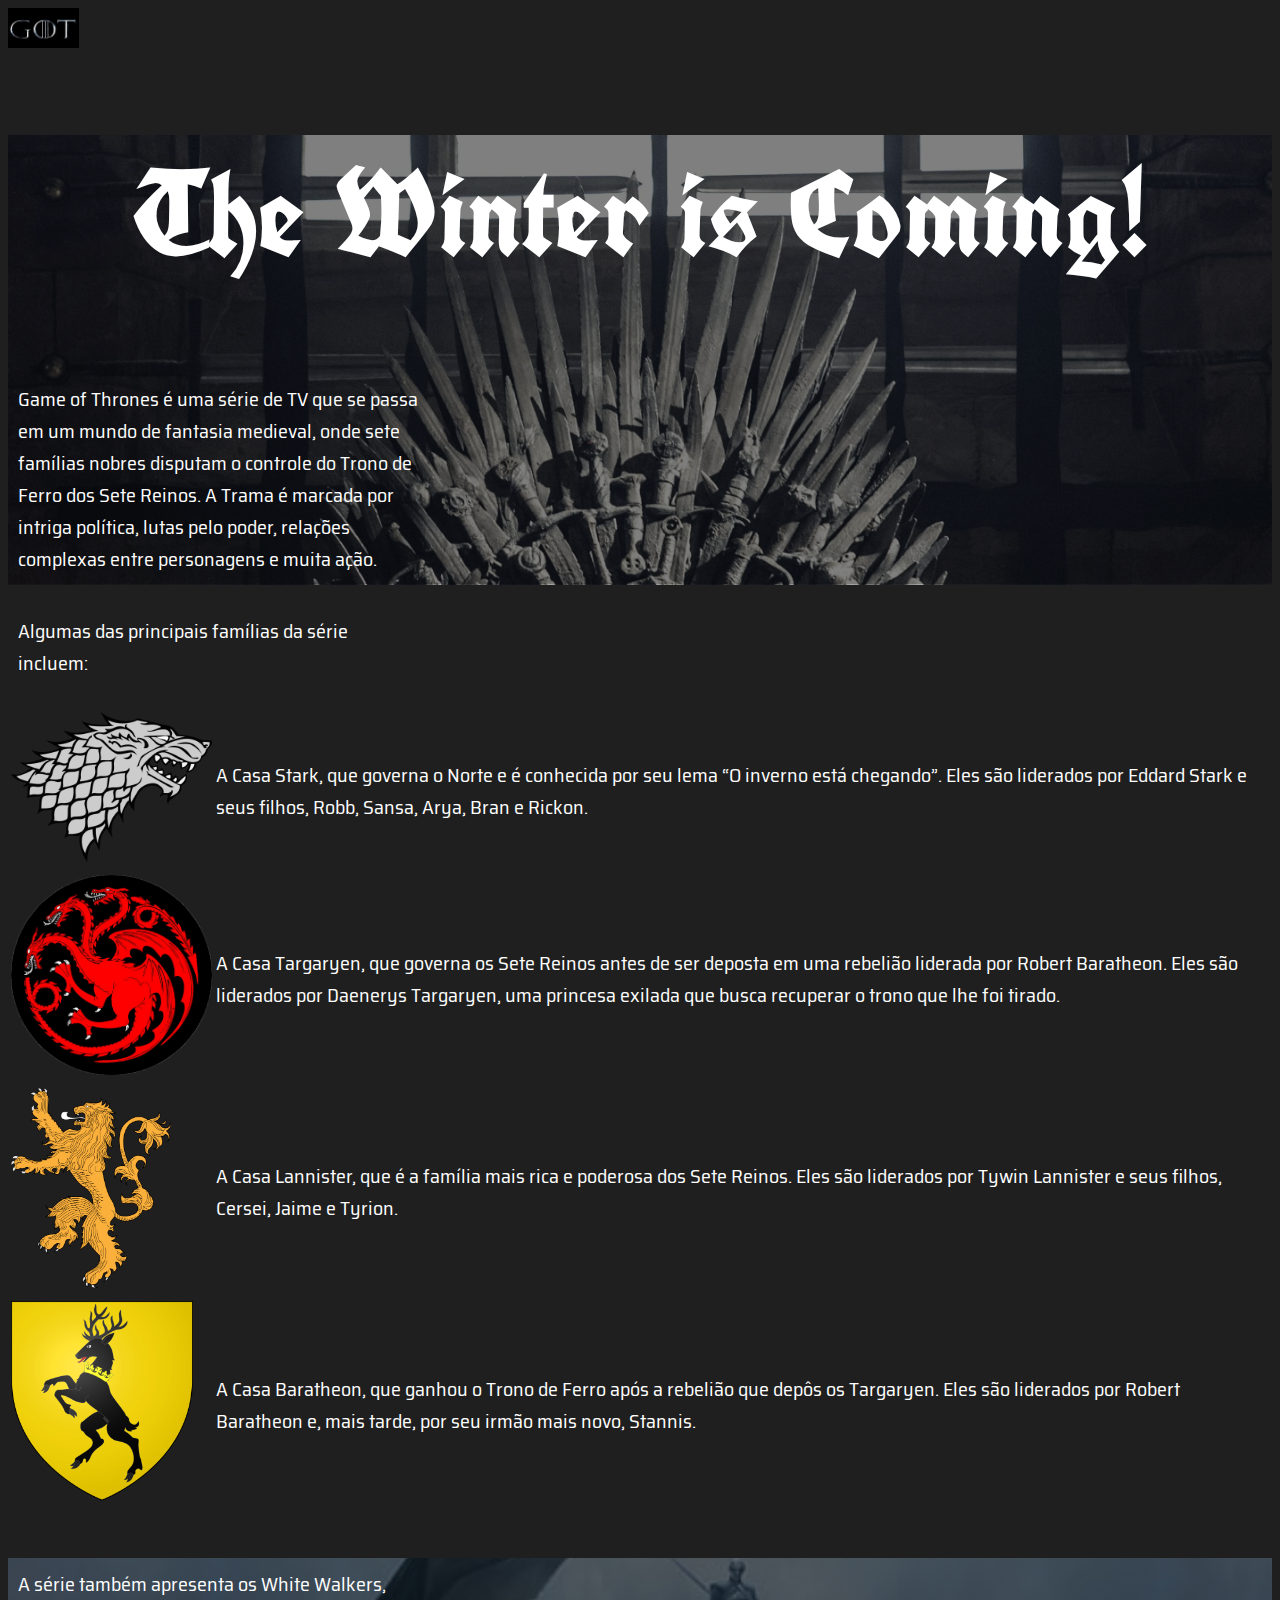
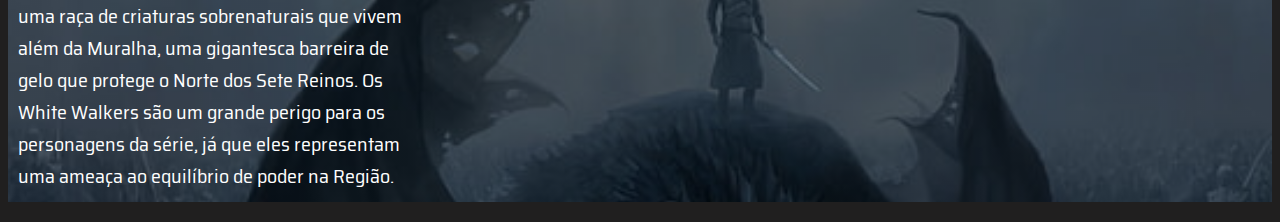
<file: index.html>
<!DOCTYPE html>
<html lang="en">

<head>
    <meta charset="UTF-8">
    <meta http-equiv="X-UA-Compatible" content="IE=edge">
    <meta name="viewport" content="width=device-width, initial-scale=1.0">
    <meta name="keywords" content="Game of Thrones, GOT, Stark, Targaryen, Lannister, Baratheon">
    <meta name="description" content="Game of Thrones é uma série de TV que se passa em um mundo de fantasia medieval,
        onde sete famílias nobres disputam o controle do Trono de Ferro dos Sete Reinos.">
    <link rel="shortcut icon" href="imagens/logoGOT.jpg">
    <link rel="stylesheet" href="index.css" />
    <link rel="preconnect" href="https://fonts.googleapis.com">
    <link rel="preconnect" href="https://fonts.gstatic.com" crossorigin>
    <link
        href="https://fonts.googleapis.com/css2?family=Saira+Semi+Condensed:wght@700&family=UnifrakturCook:wght@700&display=swap"
        rel="stylesheet">
    <title>Game Of Thrones</title>
    <!--https://marcostier.github.io/Atividade-Projeto-Final/-->
</head>

<body>
    <header id="simboloGOT">
            <img src="imagens/logoGOT.jpg" height="40">
        </header>
        <main id="apresentacao">
            <h1 id="mainTitle">The Winter is Coming!</h1>
            <p align="left" id="introText">Game of Thrones é uma série de TV que se passa em um mundo de fantasia medieval, onde sete
                famílias nobres disputam o controle do Trono de Ferro dos Sete Reinos.            
                A Trama é marcada por intriga política, lutas pelo poder, relações complexas entre personagens e muita
                ação.</p>
        </main>

        <nav>
            <p>Algumas das principais famílias da série incluem:</p>
            <table id="casas">
                <tr>
                    <td><a href="casaStark.html"><img src="imagens/logoStark.png"
                                alt="simbolo da Casa Stark, a cabeça de um lobo cinza" height="150"></a></td>
                    <td><span>A Casa Stark, que governa o Norte e é conhecida por seu lema “O inverno está chegando”.
                            Eles são liderados
                            por
                            Eddard Stark e seus filhos, Robb, Sansa, Arya, Bran e Rickon.</span></td>
                </tr>
                <tr>
                    <td><a href="casatargaryen.html"><img src="imagens/logoTargaryen.png"
                                alt="simbolo da Casa Targaryen, um dragão de várias cabeças" height="200"></a></td>
                    <td><span>A Casa
                            Targaryen, que governa os Sete Reinos antes de ser deposta em uma rebelião liderada por
                            Robert
                            Baratheon. Eles são liderados por Daenerys Targaryen, uma princesa exilada que busca
                            recuperar o
                            trono que lhe foi tirado.</span></td>
                </tr>
                <tr>
                    <td><a href="casaLannister.html"><img src="imagens/logoLannister.png"
                                alt="simbolo da Casa Lannister, um leão dourado" height="200"></a></td>
                    <td><span>A Casa
                            Lannister, que é a família mais rica e poderosa dos Sete Reinos. Eles são liderados por
                            Tywin
                            Lannister e seus filhos, Cersei, Jaime e Tyrion.</span></td>
                </tr>
                <tr>
                    <td><a href="casaBaratheon.html"><img src="imagens/logoBaratheon.webp"
                                alt="simbolo da Casa Baratheon, um veado em um escudo amarelo" height="200"></a></td>
                    <td><span>A Casa
                            Baratheon, que ganhou o Trono de Ferro após a rebelião que depôs os Targaryen. Eles são
                            liderados por Robert Baratheon e, mais tarde, por seu irmão mais novo, Stannis.</span></td>
                </tr>
            </table>

        </nav>
        <br>
        <section id="infoWW">
            <span><p>A série também apresenta os White Walkers, uma raça de criaturas sobrenaturais que vivem além da
                Muralha, uma gigantesca barreira de gelo que protege o Norte dos Sete Reinos. Os White Walkers são um
                grande perigo para os personagens da série, já que eles representam uma ameaça ao equilíbrio de poder na
                Região.</p></span>
        </section>
</body>

</html>
</file>
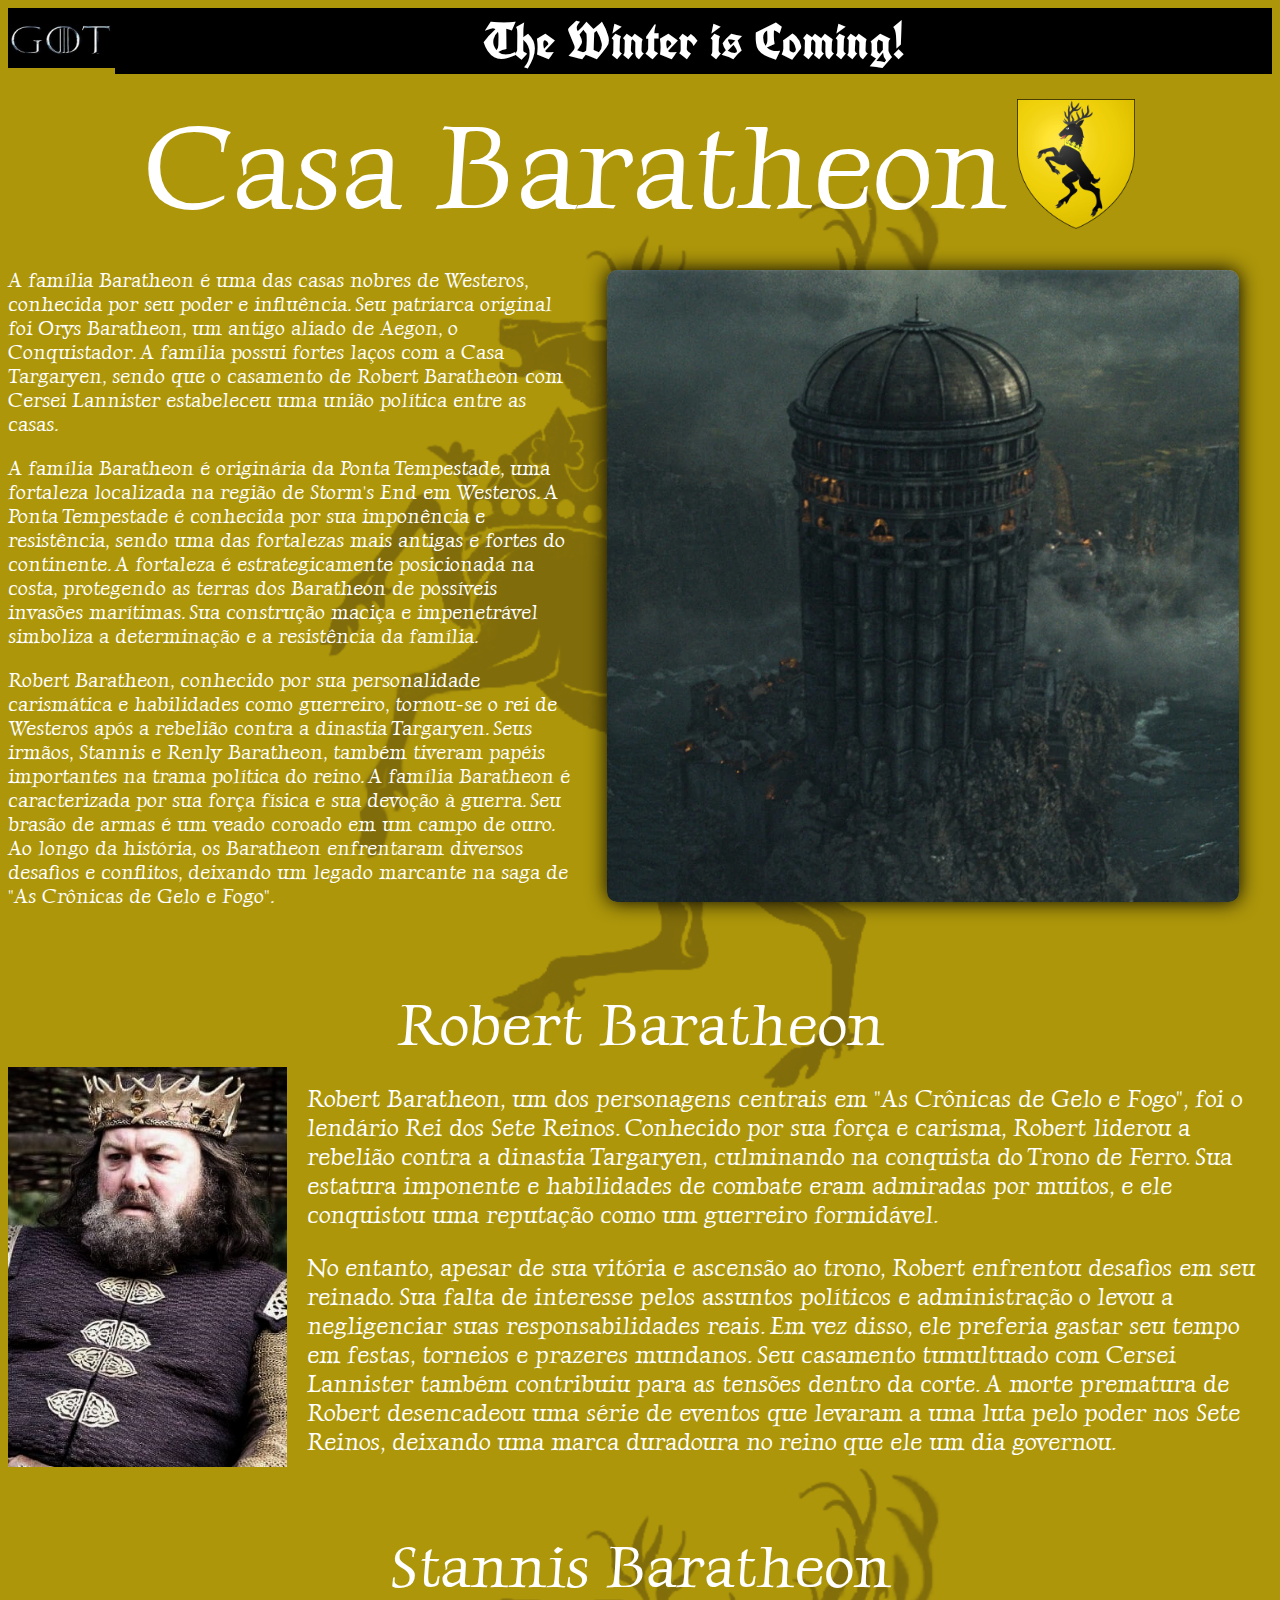
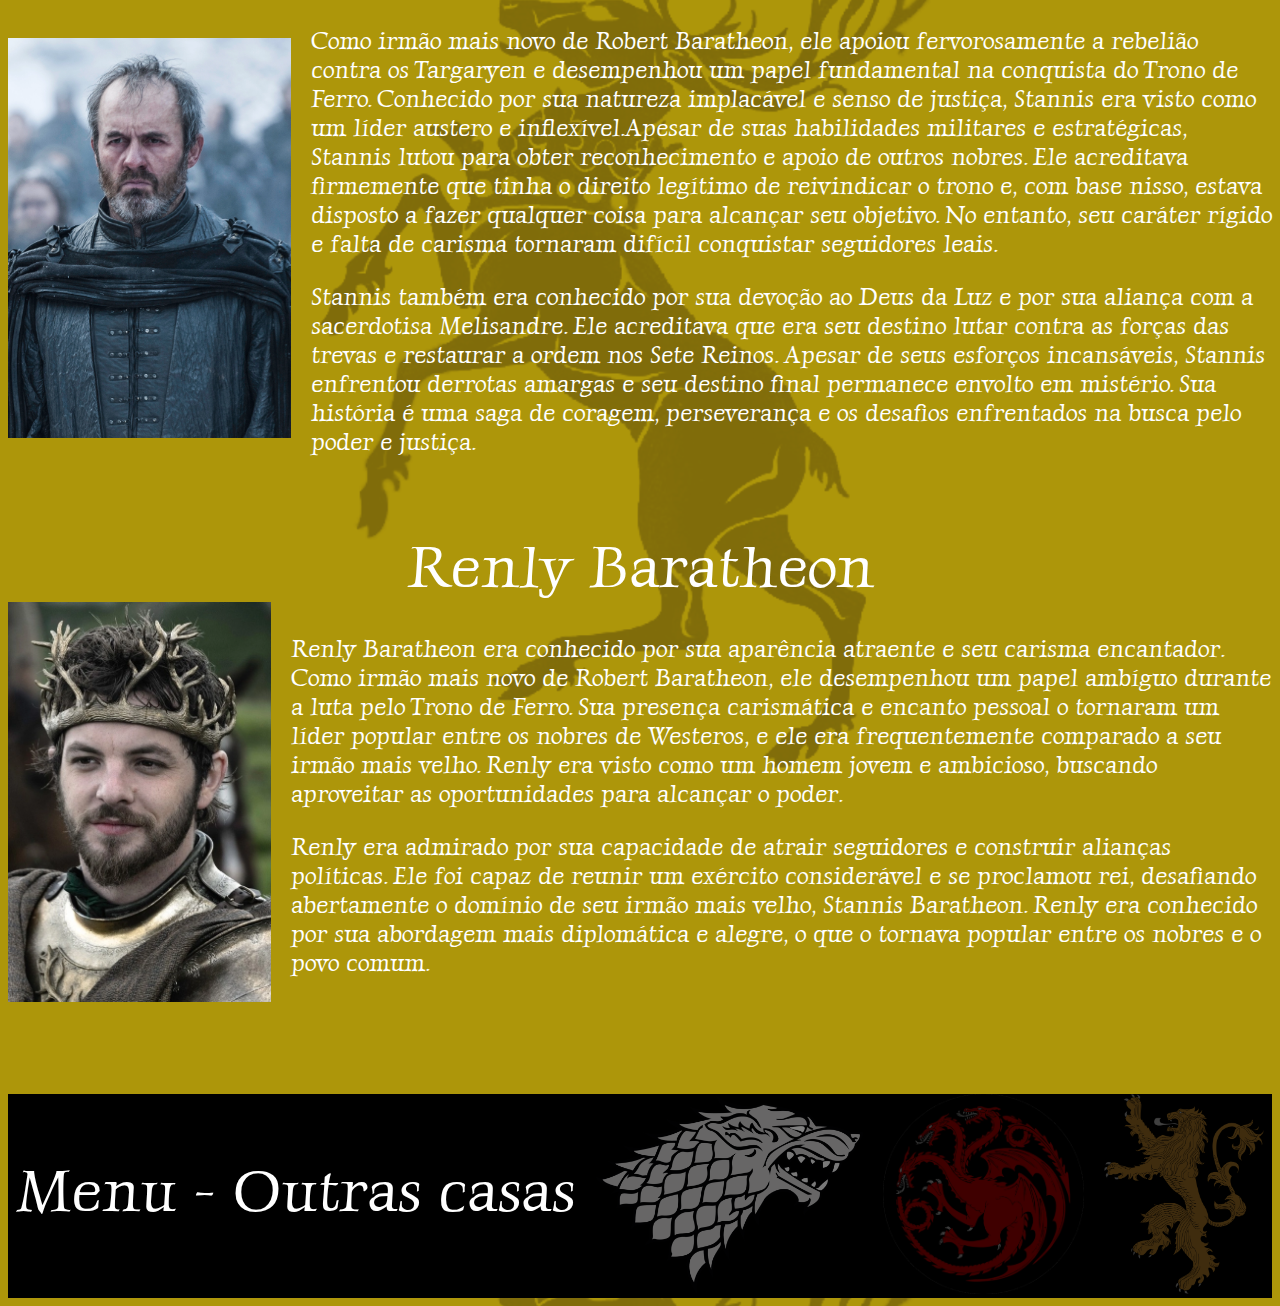
<file: casaBaratheongrid.html>
<!DOCTYPE html>
<html lang="en">

<head>
    <meta charset="UTF-8">
    <meta http-equiv="X-UA-Compatible" content="IE=edge">
    <meta name="viewport" content="width=device-width, initial-scale=1.0">
    <meta name="keywords" content="Game of Thrones, GOT, Baratheon">
<meta name="description" content="A Casa Baratheon, que ganhou o Trono de Ferro após a rebelião que depôs os Targaryen. Eles são liderados por Robert Baratheon e, mais tarde, por seu irmão mais novo, Stannis.">
<link rel="shortcut icon" href="imagens/logoGOT.jpg">
    <link rel="stylesheet" href="casaBaratheongrid.css">
    <link rel="preconnect" href="https://fonts.googleapis.com">
    <link rel="preconnect" href="https://fonts.gstatic.com" crossorigin>
    <link
        href="https://fonts.googleapis.com/css2?family=Luxurious+Roman&family=Saira+Semi+Condensed:wght@700&family=UnifrakturCook:wght@700&display=swap"
        rel="stylesheet">
    <title>Game Of Thrones - Casa Baratheon</title>
</head>

<body>

    <header>
        <div id="homeButton">
            <a href="index.html"> <img src="imagens/logoGOT.jpg" height="60px" alt="home"></a>

        </div>
        <div class="GOTslogan">The Winter is Coming!</div>
    </header>

    <section>
        <div id="titulo">
            <div id="mainTitle">Casa Baratheon</div>
            <div id="brasao"><img src="imagens/logoBaratheon.webp"
                    alt="Brasão da Casa Baratheon, fundo amarelo com Veado" height="130"></div>
        </div>
    </section>

    <main>

        <article id="apresentacao">
            <div id="openText">
                <p>
                    A família Baratheon é uma das casas nobres de Westeros, conhecida por seu poder e influência. Seu
                    patriarca original foi Orys Baratheon, um antigo aliado de Aegon, o Conquistador. A família possui
                    fortes laços com a Casa Targaryen, sendo que o casamento de Robert Baratheon com Cersei Lannister
                    estabeleceu uma união política entre as casas.
                </p>
                <p>
                    A família Baratheon é originária da Ponta Tempestade, uma fortaleza localizada na região de Storm's
                    End em Westeros. A Ponta Tempestade é conhecida por sua imponência e resistência, sendo uma das
                    fortalezas mais antigas e fortes do continente. A fortaleza é estrategicamente posicionada na costa,
                    protegendo as terras dos Baratheon de possíveis
                    invasões marítimas. Sua construção maciça e impenetrável simboliza a determinação e a resistência da
                    família.
                </p>
                <p>
                    Robert Baratheon, conhecido por sua personalidade carismática e habilidades como guerreiro,
                    tornou-se o rei de Westeros após a rebelião contra a dinastia Targaryen. Seus irmãos, Stannis e
                    Renly Baratheon, também tiveram papéis importantes na trama política do reino.
                    A família Baratheon é caracterizada por sua força física e sua devoção à guerra. Seu brasão de armas
                    é um veado coroado em um campo de ouro. Ao longo da história, os Baratheon enfrentaram diversos
                    desafios e conflitos, deixando um legado marcante na saga de "As Crônicas de Gelo e Fogo".
                </p>
            </div>
            <div id="imgPonta"><img src=" imagens/pontaTempestade.webp" alt="Ponta tempestade"></div>
        </article>

        <section>
            <div class="nome">
                Robert Baratheon
            </div>
            <div class="fotoBio">
                <div>
                    <img src="imagens/robertBaratheon.jpg" height="400px">
                </div>
                <div class="bio">
                    <p>Robert Baratheon, um dos personagens centrais em "As Crônicas de Gelo e Fogo", foi o lendário Rei
                        dos Sete Reinos. Conhecido por sua força e carisma, Robert liderou a rebelião contra a dinastia
                        Targaryen, culminando na conquista do Trono de Ferro. Sua estatura imponente e habilidades de
                        combate eram admiradas por muitos, e ele conquistou uma reputação como um guerreiro formidável.
                    </p>
                    <p> No entanto, apesar de sua vitória e ascensão ao trono, Robert enfrentou desafios em seu reinado.
                        Sua falta de interesse pelos assuntos políticos e administração o levou a negligenciar suas
                        responsabilidades reais. Em vez disso, ele preferia gastar seu tempo em festas, torneios e
                        prazeres mundanos. Seu casamento tumultuado com Cersei Lannister também contribuiu para as
                        tensões dentro da corte. A morte prematura de Robert desencadeou uma série de eventos que
                        levaram a uma luta pelo poder nos Sete Reinos, deixando uma marca duradoura no reino que ele um
                        dia governou.
                    </p>
                </div>
            </div>
            <div class="nome">
                Stannis Baratheon
            </div>
            <div class="fotoBio">
                <div class="fotoBaratheon">
                    <img src="imagens/stannisBaratheon.webp" height="400px">
                </div>
                <div class="bio">
                    <p>Como irmão mais novo de Robert Baratheon, ele apoiou fervorosamente a rebelião contra os
                        Targaryen e desempenhou um papel fundamental na conquista do Trono de Ferro. Conhecido por sua
                        natureza implacável e senso de justiça, Stannis era visto como um líder austero e
                        inflexível.Apesar de suas habilidades militares e estratégicas, Stannis lutou para obter
                        reconhecimento e apoio de outros nobres. Ele acreditava firmemente que tinha o direito legítimo
                        de reivindicar o trono e, com base nisso, estava disposto a fazer qualquer coisa para alcançar
                        seu objetivo. No entanto, seu caráter rígido e falta de carisma tornaram difícil conquistar
                        seguidores leais.
                    </p>
                    <p> Stannis também era conhecido por sua devoção ao Deus da Luz e por sua aliança com a sacerdotisa
                        Melisandre. Ele acreditava que era seu destino lutar contra as forças das trevas e restaurar a
                        ordem nos Sete Reinos. Apesar de seus esforços incansáveis, Stannis enfrentou derrotas amargas e
                        seu destino final permanece envolto em mistério. Sua história é uma saga de coragem,
                        perseverança e os desafios enfrentados na busca pelo poder e justiça.
                    </p>
                </div>
            </div>
            <div class="nome">
                Renly Baratheon
            </div>
            <div class="fotoBio">
                <div class="fotoBaratheon">
                    <img src="imagens/renlyBaratheon.webp" height="400px">
                </div>
                <div class="bio">
                    <p>Renly Baratheon era conhecido por
                        sua aparência atraente e seu carisma encantador. Como irmão mais novo de Robert Baratheon, ele
                        desempenhou um papel ambíguo durante a luta pelo Trono de Ferro. Sua presença carismática e
                        encanto pessoal o tornaram um líder popular entre os nobres de Westeros, e ele era
                        frequentemente comparado a seu irmão mais velho.
                        Renly era visto como um homem
                        jovem e ambicioso, buscando aproveitar as oportunidades para alcançar o poder.</p>
                    <p> Renly era admirado por sua capacidade de atrair seguidores e construir alianças políticas. Ele
                        foi capaz de reunir um exército considerável e se proclamou rei, desafiando abertamente o
                        domínio de seu irmão mais velho, Stannis Baratheon. Renly era conhecido por sua abordagem mais
                        diplomática e alegre, o que o tornava popular entre os nobres e o povo comum.
                    </p>
                </div>
            </div>
        </section>

    </main>

    <nav>
        <style>
            .highlight {
                opacity: 1;
            }

            .fade {
                opacity: 0.5;
            }
        </style>
        <br>
        <br>
        <div id="menu">
            <div>
                <p id="textoMenu">Menu - Outras casas</p>
            </div>
            <div><a href="casaStark.html"><img src="imagens/logoStark.png" class="highlight"
                        onmouseover="mudarTexto('Stark')" height="200px"></a></div>
            <div><a href="casatargaryen.html"><img src="imagens/logoTargaryen.png" class="fade"
                        onmouseover="mudarTexto('Targaryen')" height="200px"></a></div>
            <div><a href="casaLannister.html"><img src="imagens/logoLannister.png" class="fade"
                        onmouseover="mudarTexto('Lannister')" height="200px"></a></div>
        </div>

        <script>
            function mudarTexto(texto) {
                document.getElementById("textoMenu").innerHTML = texto;

                var imagens = document.getElementsByTagName("img");
                for (var i = 0; i < imagens.length; i++) {
                    if (imagens[i].classList.contains("highlight")) {
                        imagens[i].classList.remove("highlight");
                        imagens[i].classList.add("fade");
                    }
                    if (imagens[i].src === event.target.src) {
                        imagens[i].classList.remove("fade");
                        imagens[i].classList.add("highlight");
                    }
                }
            }
        </script>
    </nav>
</body>

</html>
</file>
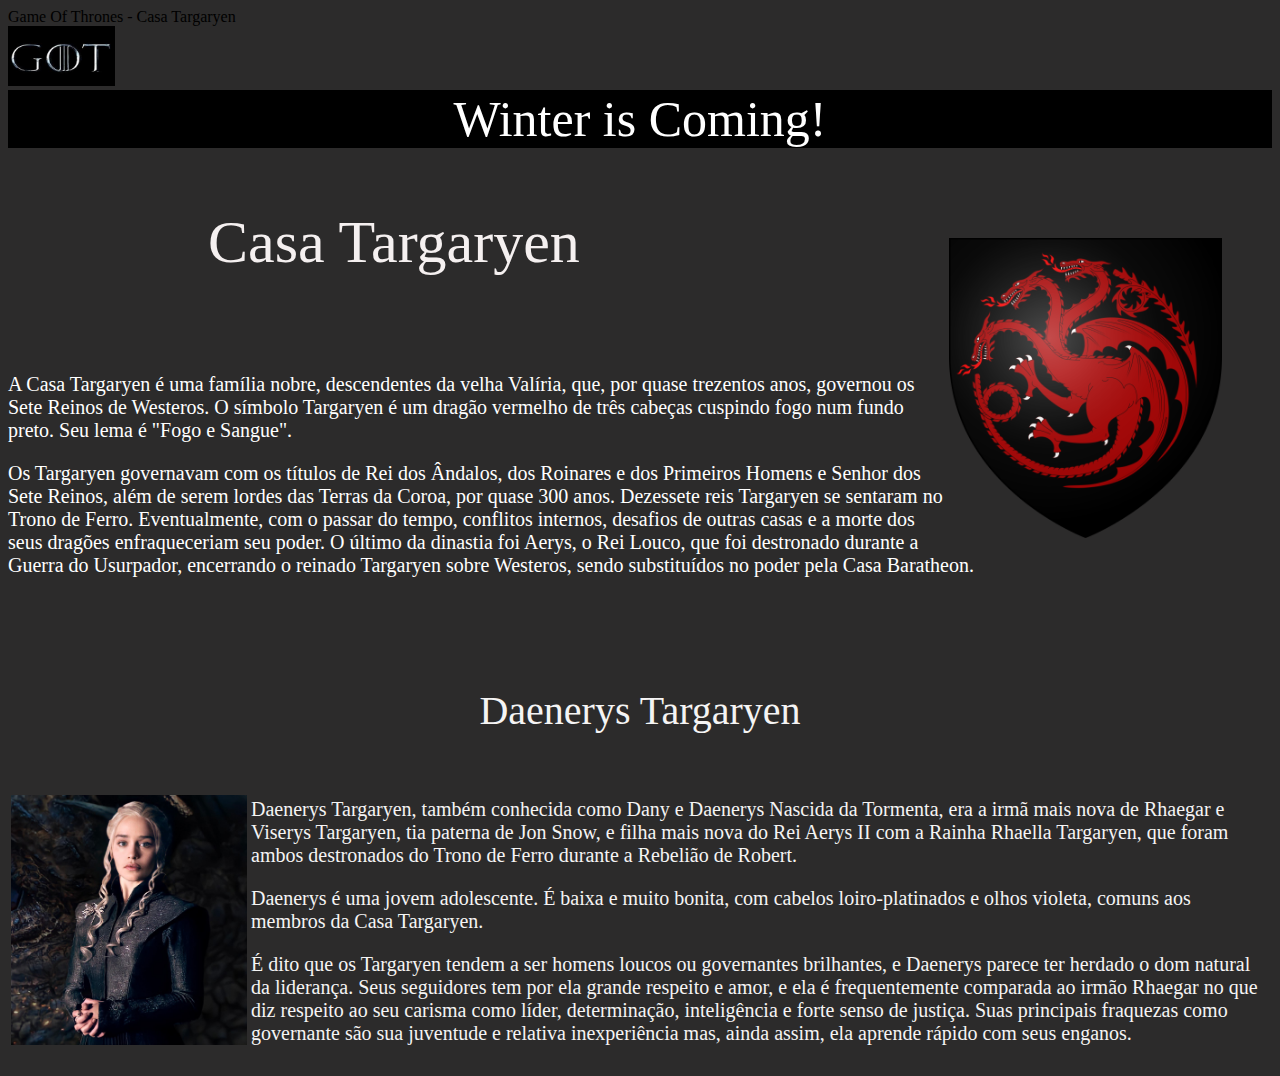
<file: casaLannister.html>
<!DOCTYPE html>
<html lang="en">
<head>
    <meta charset="UTF-8">
    <meta http-equiv="X-UA-Compatible" content="IE=edge">
    <meta name="viewport" content="width=device-width, initial-scale=1.0">
    <link rel="shortcut icon" href="images/logoGOT.jpg">
    <link rel="stylesheet" href="casatargaryen.css"/>
    <link rel=""    
    <title>Game Of Thrones - Casa Targaryen</title>
</head>
<body>
    <header>
        <div class="linha">
            <a href="casatargaryen.html">
                <img src="imagens/logoGOT.jpg" height="60" alt="home">
            </a>
            <p>Winter is Coming!</p>
        </div>
  </header>
  <section>
    <div id="titulo">
        <img src="imagens/standartetargaryen.jpg" alt="Casa Targaryen Brasão" height="300">
        <p>Casa Targaryen</p>
</div>
  </section>
  <br>
  <br>
  <main>

    <article id="apresentacao">
        
        </style>
        <p>
            A Casa Targaryen é uma família nobre, descendentes da velha Valíria, que, por quase trezentos anos, governou os Sete Reinos de Westeros. O símbolo Targaryen é um dragão vermelho de três cabeças cuspindo fogo num fundo preto. Seu lema é "Fogo e Sangue".
        </p>
        <p>
            Os Targaryen governavam com os títulos de Rei dos Ândalos, dos Roinares e dos Primeiros Homens e Senhor dos Sete Reinos, além de serem lordes das Terras da Coroa, por quase 300 anos. Dezessete reis Targaryen se sentaram no Trono de Ferro. Eventualmente, com o passar do tempo, conflitos internos, desafios de outras casas e a morte dos seus dragões enfraqueceriam seu poder. O último da dinastia foi Aerys, o Rei Louco, que foi destronado durante a Guerra do Usurpador, encerrando o reinado Targaryen sobre Westeros, sendo substituídos no poder pela Casa Baratheon.
        </p>
    </article>
    <section>
        <table>
            <tr>
                <td colspan="2" style="text-align:center;" class="nome">
                    <p><br>Daenerys Targaryen</p>
                </td>
            </tr>
            <tr>
                <td><img src="imagens/daenerys.jpg" height="250pxx"></td>
                <td class="bio">
                    <p>Daenerys Targaryen, também conhecida como Dany e Daenerys Nascida da Tormenta, era a irmã mais nova de Rhaegar e Viserys Targaryen, tia paterna de Jon Snow, e filha mais nova do Rei Aerys II com a Rainha Rhaella Targaryen, que foram ambos destronados do Trono de Ferro durante a Rebelião de Robert.</p>
                    <p>Daenerys é uma jovem adolescente. É baixa e muito bonita, com cabelos loiro-platinados e olhos violeta, comuns aos membros da Casa Targaryen.</p>
                    <p>É dito que os Targaryen tendem a ser homens loucos ou governantes brilhantes, e Daenerys parece ter herdado o dom natural da liderança. Seus seguidores tem por ela grande respeito e amor, e ela é frequentemente comparada ao irmão Rhaegar no que diz respeito ao seu carisma como líder, determinação, inteligência e forte senso de justiça. Suas principais fraquezas como governante são sua juventude e relativa inexperiência mas, ainda assim, ela aprende rápido com seus enganos.</p>
                </td>
  </main>
</body>
</html>
</file>
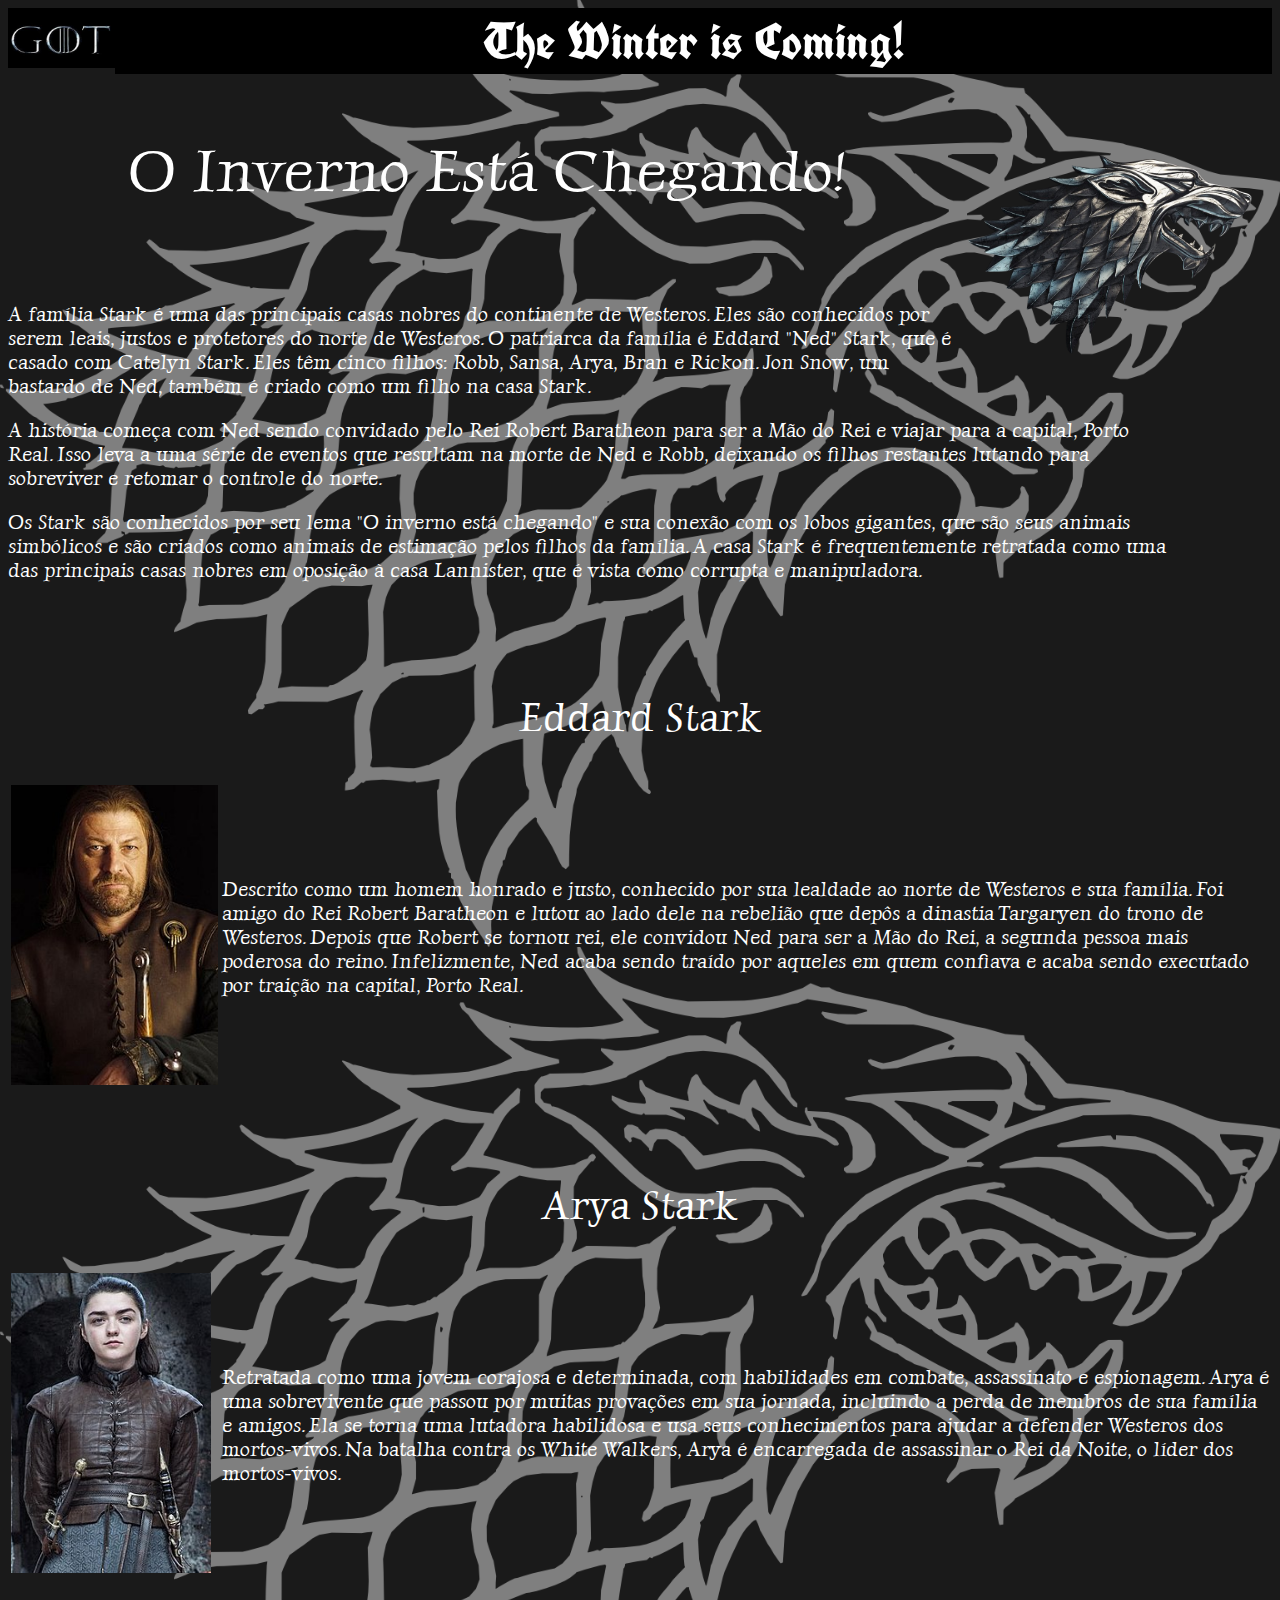
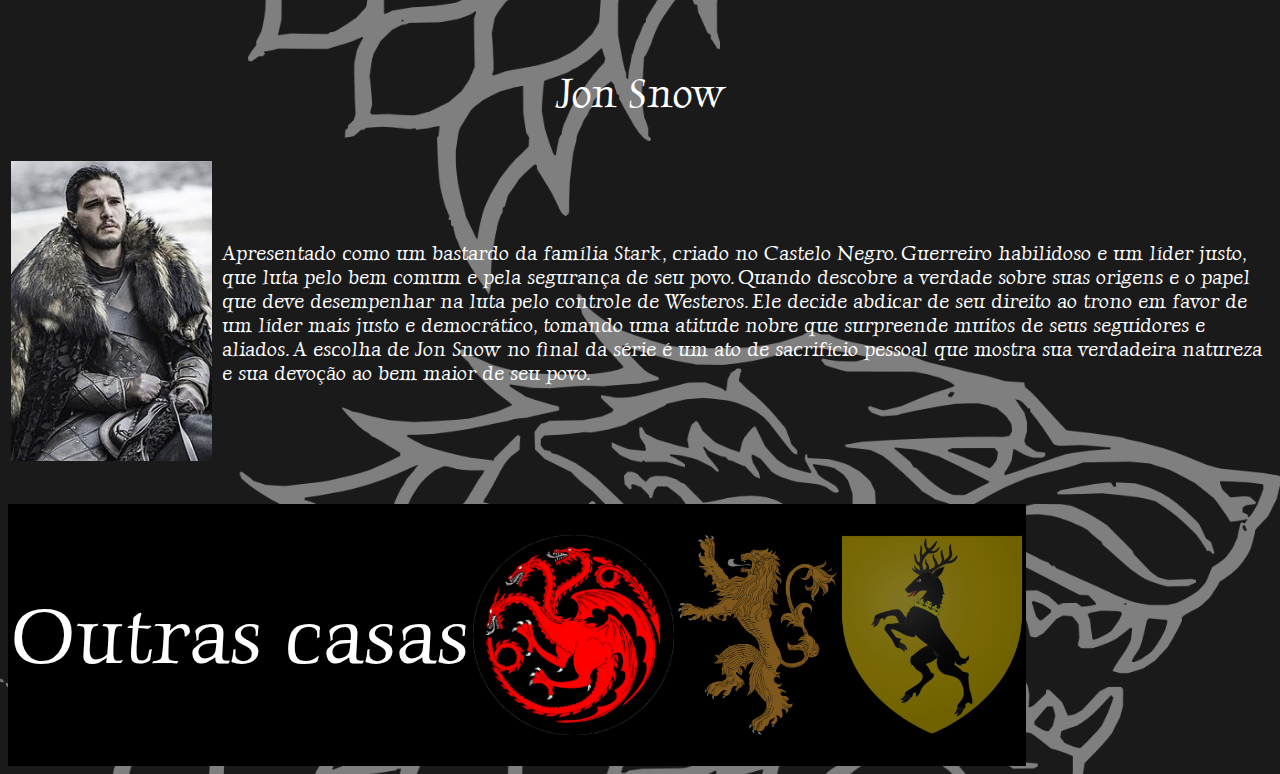
<file: casaStark.html>
<!DOCTYPE html>
<html lang="en">
<head>
<meta charset="UTF-8">
<meta http-equiv="X-UA-Compatible" content="IE=edge">
<meta name="viewport" content="width=device-width, initial-scale=1.0">
<meta name="keywords" content="Game of Thrones, GOT, Stark">
<meta name="description" content="A Casa Stark,A família Stark é uma das principais casas nobres do continente de Westeros. Eles são conhecidos por serem leais, justos e protetores do norte de Westeros.">
<link rel="shortcut icon" href="imagens/logoGOT.jpg">
<link rel="stylesheet" href="casaStark.css"/>
<link rel="preconnect" href="https://fonts.googleapis.com">
<link rel="preconnect" href="https://fonts.gstatic.com" crossorigin>
<link
    href="https://fonts.googleapis.com/css2?family=Luxurious+Roman&family=Saira+Semi+Condensed:wght@700&family=UnifrakturCook:wght@700&display=swap"
    rel="stylesheet">
<title>Game Of Thrones - Casa Stark</title>

</head>

<body>
    <header>
        <div class="linha">
            <a href="index.html">
                <img src="imagens/logoGOT.jpg" height="60" alt="home">
            </a>
            <p>The Winter is Coming!</p>
        </div>
    </header>

    <section>
        <div id="titulo">
            <img src="imagens/ironWolf.png" alt="Brasão da Casa Stark, Giant Wolf" height="200">
            <p>O Inverno Está Chegando!</p>
        </div>
    </section>

    <br>
    <br>

    <main>

        <article id="apresentacao">
            <p>
                A família Stark é uma das principais casas nobres do continente de Westeros. 
                Eles são conhecidos por serem leais, justos e protetores do norte de Westeros.
                O patriarca da família é Eddard "Ned" Stark, que é casado com Catelyn Stark. 
                Eles têm cinco filhos: Robb, Sansa, Arya, Bran e Rickon. Jon Snow, um bastardo de Ned, 
                também é criado como um filho na casa Stark.
                
            </p>
            <p>
                A história começa com Ned sendo convidado pelo Rei Robert Baratheon para ser a Mão do Rei e viajar para a capital,
                 Porto Real. Isso leva a uma série de eventos que resultam na morte de Ned e Robb,
                  deixando os filhos restantes lutando para sobreviver e retomar o controle do norte.
            </p>
            <p>
                Os Stark são conhecidos por seu lema "O inverno está chegando" e sua conexão com os lobos gigantes,
                 que são seus animais simbólicos e são criados como animais de estimação pelos filhos da família.
                  A casa Stark é frequentemente retratada como uma das principais casas nobres em oposição à casa Lannister,
                   que é vista como corrupta e manipuladora. 
            </p>

        </article>

        <section>
            <table>
                <tr>
                    <td colspan="2" style="text-align:center;" class="nome">
                        <p><br>Eddard Stark</p>
                    </td>
                </tr>
                <tr>
                    <td><img src="imagens/nedstark.jpg" height="300px"></td>
                    <td class="bio">
                        <p>Descrito como um homem honrado e justo, conhecido por sua lealdade ao norte de Westeros e sua família.
                            Foi amigo do Rei Robert Baratheon e lutou ao lado dele na rebelião que depôs a dinastia Targaryen do trono de Westeros. Depois que Robert se tornou rei, ele convidou Ned para ser a Mão do Rei, a segunda pessoa mais poderosa do reino.
                            Infelizmente, Ned acaba sendo traído por aqueles em quem confiava e acaba sendo executado por traição na capital, Porto Real. </p>
                        
                    </td>
                </tr>
                <tr>
                    <td colspan="2" style="text-align:center;" class="nome">
                        <p><br>Arya Stark</p>
                    </td>
                </tr>
                <tr>
                    <td><img src="imagens/aryastark.jpg" height="300px"></td>
                    <td class="bio">
                        <p>
                            Retratada como uma jovem corajosa e determinada, com habilidades em combate, assassinato e espionagem.
                            Arya é uma sobrevivente que passou por muitas provações em sua jornada, incluindo a perda de membros de sua família e amigos. 
                            Ela se torna uma lutadora habilidosa e usa seus conhecimentos para ajudar a defender Westeros dos mortos-vivos.
                            Na batalha contra os White Walkers, Arya é encarregada de assassinar o Rei da Noite, o líder dos mortos-vivos.
                        </p>
                          
                    </td>
                </tr>
                <tr>
                    <td colspan="2" style="text-align:center;" class="nome">
                        <p><br>Jon Snow</p>
                    </td>
                </tr>
                <tr>
                    <td><img src="imagens/jonsnow.jpg" height="300px"></td>
                    <td class="bio">
                        <p>
                            Apresentado como um bastardo da família Stark, criado no Castelo Negro.
                            Guerreiro habilidoso e um líder justo, que luta pelo bem comum e pela segurança de seu povo. Quando descobre a verdade sobre suas origens e o papel que deve desempenhar na luta pelo controle de Westeros. Ele decide abdicar de seu direito ao trono em favor de um líder mais justo e democrático, tomando uma atitude nobre que surpreende muitos de seus seguidores e aliados.
                            A escolha de Jon Snow no final da série é um ato de sacrifício pessoal que mostra sua verdadeira natureza e sua devoção ao bem maior de seu povo.
                        </p>
                        
                    </td>
                </tr>
            </table>
        </section>

    </main>

    <nav>
	<style>
		.highlight {
			opacity: 1;
		}
		.fade {
			opacity: 0.5;
		}
	</style>
<br>
<br>
	<table id="menu">
        <td><p id="textoMenu">Outras casas</p></td>
        <td><a href="index.html"><img src="imagens/logoTargaryen.png" class="highlight" onmouseover="mudarTexto('Targaryen')" height="200px"></a></td>
		<td><img src="imagens/logoLannister.png" class="fade" onmouseover="mudarTexto('Lannister')" height="200px"></td>
        <td><img src="imagens/logoBaratheon.webp" class="fade" onmouseover="mudarTexto('Baratheon')" height="200px"></td>
    </table>

	<script>
		function mudarTexto(texto) {
			document.getElementById("textoMenu").innerHTML = texto;
			
			var imagens = document.getElementsByTagName("img");
			for (var i = 0; i < imagens.length; i++) {
				if (imagens[i].classList.contains("highlight")) {
					imagens[i].classList.remove("highlight");
					imagens[i].classList.add("fade");
				}
				if (imagens[i].src === event.target.src) {
					imagens[i].classList.remove("fade");
					imagens[i].classList.add("highlight");
				}
			}
		}
	</script>
    </nav>
</body>
</html>
</file>
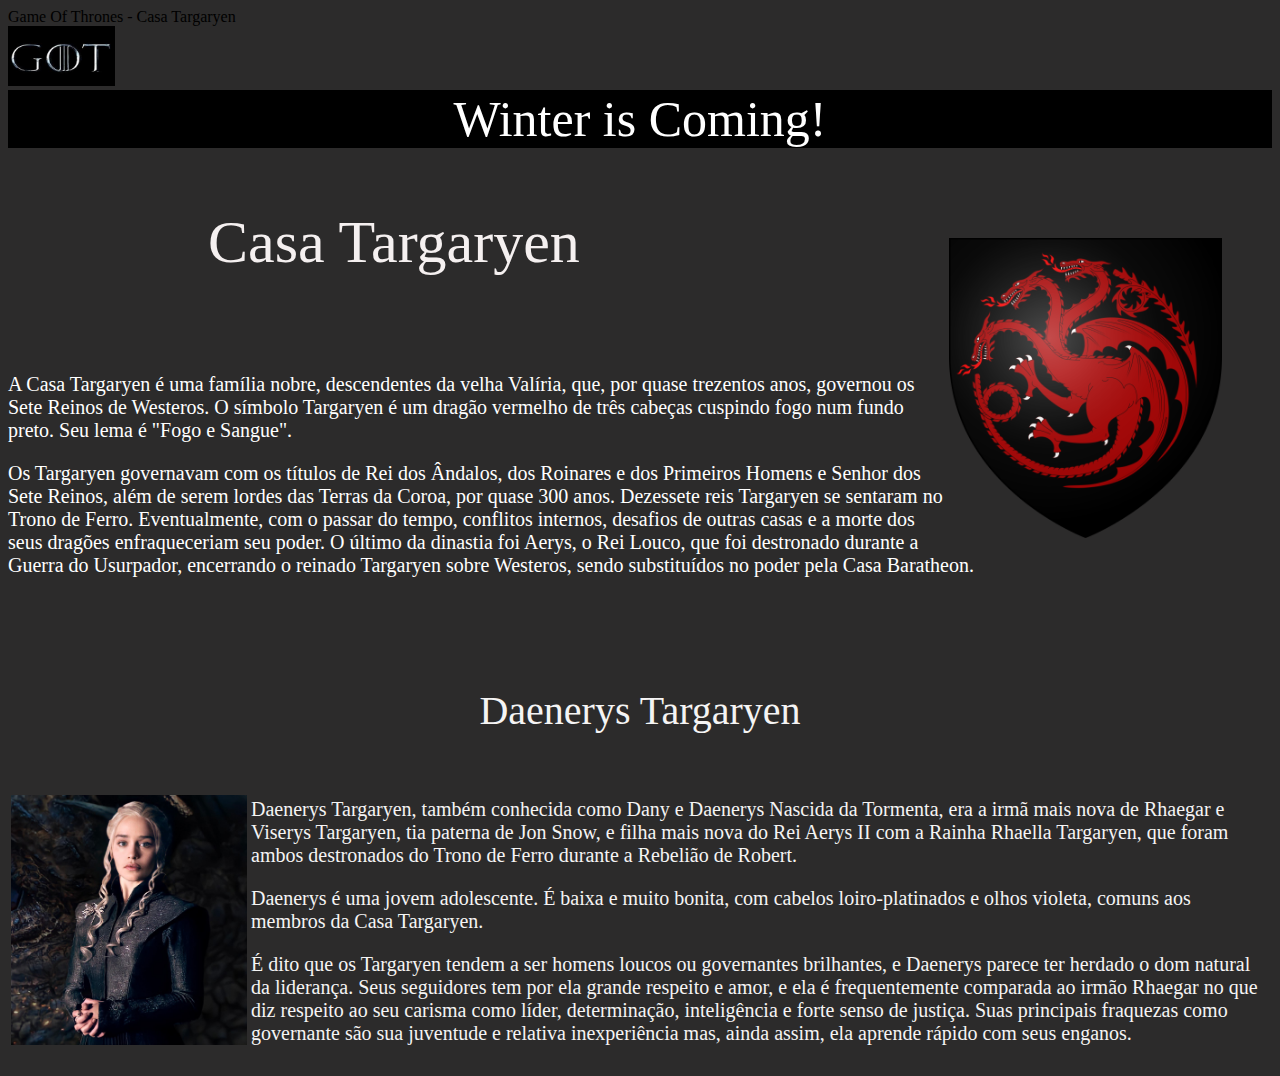
<file: casatargaryen.html>
<!DOCTYPE html>
<html lang="en">
<head>
    <meta charset="UTF-8">
    <meta http-equiv="X-UA-Compatible" content="IE=edge">
    <meta name="viewport" content="width=device-width, initial-scale=1.0">
    <link rel="shortcut icon" href="images/logoGOT.jpg">
    <link rel="stylesheet" href="casatargaryen.css"/>
    <link rel=""    
    <title>Game Of Thrones - Casa Targaryen</title>
</head>
<body>
    <header>
        <div class="linha">
            <a href="casatargaryen.html">
                <img src="imagens/logoGOT.jpg" height="60" alt="home">
            </a>
            <p>Winter is Coming!</p>
        </div>
  </header>
  <section>
    <div id="titulo">
        <img src="imagens/standartetargaryen.jpg" alt="Casa Targaryen Brasão" height="300">
        <p>Casa Targaryen</p>
</div>
  </section>
  <br>
  <br>
  <main>

    <article id="apresentacao">
        
        </style>
        <p>
            A Casa Targaryen é uma família nobre, descendentes da velha Valíria, que, por quase trezentos anos, governou os Sete Reinos de Westeros. O símbolo Targaryen é um dragão vermelho de três cabeças cuspindo fogo num fundo preto. Seu lema é "Fogo e Sangue".
        </p>
        <p>
            Os Targaryen governavam com os títulos de Rei dos Ândalos, dos Roinares e dos Primeiros Homens e Senhor dos Sete Reinos, além de serem lordes das Terras da Coroa, por quase 300 anos. Dezessete reis Targaryen se sentaram no Trono de Ferro. Eventualmente, com o passar do tempo, conflitos internos, desafios de outras casas e a morte dos seus dragões enfraqueceriam seu poder. O último da dinastia foi Aerys, o Rei Louco, que foi destronado durante a Guerra do Usurpador, encerrando o reinado Targaryen sobre Westeros, sendo substituídos no poder pela Casa Baratheon.
        </p>
    </article>
    <section>
        <table>
            <tr>
                <td colspan="2" style="text-align:center;" class="nome">
                    <p><br>Daenerys Targaryen</p>
                </td>
            </tr>
            <tr>
                <td><img src="imagens/daenerys.jpg" height="250pxx"></td>
                <td class="bio">
                    <p>Daenerys Targaryen, também conhecida como Dany e Daenerys Nascida da Tormenta, era a irmã mais nova de Rhaegar e Viserys Targaryen, tia paterna de Jon Snow, e filha mais nova do Rei Aerys II com a Rainha Rhaella Targaryen, que foram ambos destronados do Trono de Ferro durante a Rebelião de Robert.</p>
                    <p>Daenerys é uma jovem adolescente. É baixa e muito bonita, com cabelos loiro-platinados e olhos violeta, comuns aos membros da Casa Targaryen.</p>
                    <p>É dito que os Targaryen tendem a ser homens loucos ou governantes brilhantes, e Daenerys parece ter herdado o dom natural da liderança. Seus seguidores tem por ela grande respeito e amor, e ela é frequentemente comparada ao irmão Rhaegar no que diz respeito ao seu carisma como líder, determinação, inteligência e forte senso de justiça. Suas principais fraquezas como governante são sua juventude e relativa inexperiência mas, ainda assim, ela aprende rápido com seus enganos.</p>
                </td>
  </main>
</body>
</html>
</file>
<file: index.css>
body{
    background-color: #201F1F;
    color: #FFFFFF;
    font-family: 'Saira Semi Condensed', sans-serif;
    }

#apresentacao {
    background:
    linear-gradient(rgba(0,0,0,0.5), rgba(0,0,0,0.5)), 
    url(imagens/logoIronThrone.jpg);
    background-size: 100%;
    background-repeat: no-repeat;
    background-position: right;
}

#introText {
    width:400px;
    padding:10px;
    font-size: 20px;
}

#mainTitle{
    font-size: 120px;
    font-family: 'UnifrakturCook', cursive;
    text-align: center;
}

p{
    font-size: 100px;
}

#casas {
    list-style-type: none;
    margin: 0;
    padding: 0;
    font-size: 20px;
  }
p{ 
    font-size: 20px;
    width:400px;
    padding:10px;
}
#infoWW {
    background:
    linear-gradient(rgba(0,0,0,0.5), rgba(0,0,0,0.5)), 
        url(imagens/whiteWalkerDragon.jpg);
    background-position: left;
    background-size: 100%;
    background-repeat: no-repeat;
    background-position: right;
}
</file>
<file: casaBaratheongrid.css>
body {
    background: url(imagens/fundoBaratheon.png);
    background-size: 100%;
    background-attachment: scroll;
}

p {
    font-family: 'Luxurious Roman', cursive;
    color: #FFFF;
}

header {
    display: flex;
    flex-direction: row;
    align-content: center;
}

.homeButton {
    background-color: #000000;
    justify-content: center;
}

.GOTslogan {
    flex-grow: 1;
    text-align: center;
    color: white;
    background-color: black;
    font-family: 'UnifrakturCook', cursive;
    font-size: 50px;
}

#titulo {
    display: flex;
    align-items: center;
    gap: 10px;
    margin-top: 20px;
    margin-left: 0;
    justify-content: center;
}

#mainTitle {
    text-align: center;
    margin: 0;
    color: #FFFF;
    font-size: 120px;
}

#apresentacao {
    display: grid;
    grid-template-areas:
        "imgPonta openText";
    grid-template-columns: 45% 50%;
    align-items: center;
    gap: 30px;
    margin-top: 10px;
    margin-bottom: 10px;
}

#imgPonta img {
    width: 100%;
    object-fit: cover;
    margin-right: 10px;
    border-radius: 10px;
    box-shadow: 0px 0px 20px 0px #000000;
}

#openText {
    font-size: 20px;
    font-family: 'Luxurious Roman', cursive;
    color:#FFFF;
}

section {
    display: grid;
    grid-template-areas: 
    "nome"
    "fotoBaratheon bio";
    font-family: 'Luxurious Roman', cursive;
    color:#FFFF;
}

.nome {
    font-size: 60px;
    color: #FFFF;
    display: flex;
    align-items: center;
    justify-content: center;
    margin-top: 50px;
}

.fotoBio{
    display: grid;
    grid-template-areas: 
    "fotoBaratheon bio";
    align-items: center;
    font-size: x-large;
    column-gap: 20px;
}

#menu {
    display: flex;
    justify-content: center;
    margin-top: 50px;
    gap: 20px;
    background-color: black;
}

#menu a {
    opacity: 0.5;
    transition: opacity 0.3s;
}

#menu a:hover {
    opacity: 1;
}

.highlight {
    opacity: 1 !important;
}

#textoMenu{
    font-size: 60px;
    font-family: 'Luxurious Roman', cursive;
    color:#FFFF;
}
</file>
<file: casatargaryen.css>
body {
    background-color: rgb(44, 43, 43);
}

p{
    font-family: "Bold 700 Italic" cursive;
    color:rgb(245, 244, 244) 
}
.linha img {
    float: center;
}


.linha p {
    text-align: center;
    margin: 0;
    color: white;
    background-color: black;
    font-family: 'UnifrakturCook', cursive;
    font-size: 50px;
}
#titulo img {
    margin-top: 30px;
    margin-right: 50px;
    margin-left: 50;
    float: right;
}
#titulo p {
    text-align: ;
    margin-right: 200;
    margin-bottom: 200;
    margin-top: 100;
    margin-left: 200px;
    color: #f5f0f0;
    font-size: 60px;
    }
    #apresentacao img {
        float: right;
        margin-left: 40px;
        margin-right: 0;
        margin-bottom: 30px;
        margin-top: 0;
}
    
#apresentacao p {
        text-align: left;
        width: auto;
        padding:0;
        font-size: 20px;
        margin-right: 100px;
        margin-bottom: 20px;
        margin-top: 0;
        margin-left: 0;
        color: #FFFF;
}
.nome{
    text-align: center;
    font-size:40px;
}
.bio {
    font-size: 20px;    
}

#menu img{
    float: center;
}

#menu {
 text-align: left;
 font-size: 80px;
 background-color: black;
}
</file>
<file: casaStark.css>
body{
background: url(imagens/fundoStark.png) rgb(26, 26, 26);
background-size: 100%;
background-attachment: scroll;
 }
    
p{      display: grid;
        font-family: 'Luxurious Roman', cursive;
        color:#FFFF;
}
      
        .linha img {
        float: left;
    }
      
        .linha p {
        text-align: center;
        margin: 0;
        color: white;
        background-color: black;
        font-family: 'UnifrakturCook', cursive;
        font-size: 50px;
        }   
    
#titulo img {display: flex;
        margin-top: 20px;
        margin-right: 20px;
        margin-left: 0;
        float: right;
}
    
#titulo p {
        text-align: 12px;
        margin-right: 200;
        margin-bottom: 200;
        margin-top: 100;
        margin-left: 120px;
        color: #ffffff;
        font-size: 60px;
        }
    
#apresentacao img {
        float: right;
        margin-left: 40px;
        margin-right: 0;
        margin-bottom: 30px;
        margin-top: 0;
}
    
#apresentacao p {
        text-align: left;
        width: auto;
        padding:0;
        font-size: 20px;
        margin-right: 100px;
        margin-bottom: 20px;
        margin-top: 0;
        margin-left: 0;
        color: #FFFF;
}
    
.nome{
        text-align: center;
        font-size:40px;
}
    
.bio {
        font-size: 20px;    
}
    
#menu img{
        float: right;
}
    
#menu {
     text-align: left;
     font-size: 80px;
     background-color: black;
}
</file>
